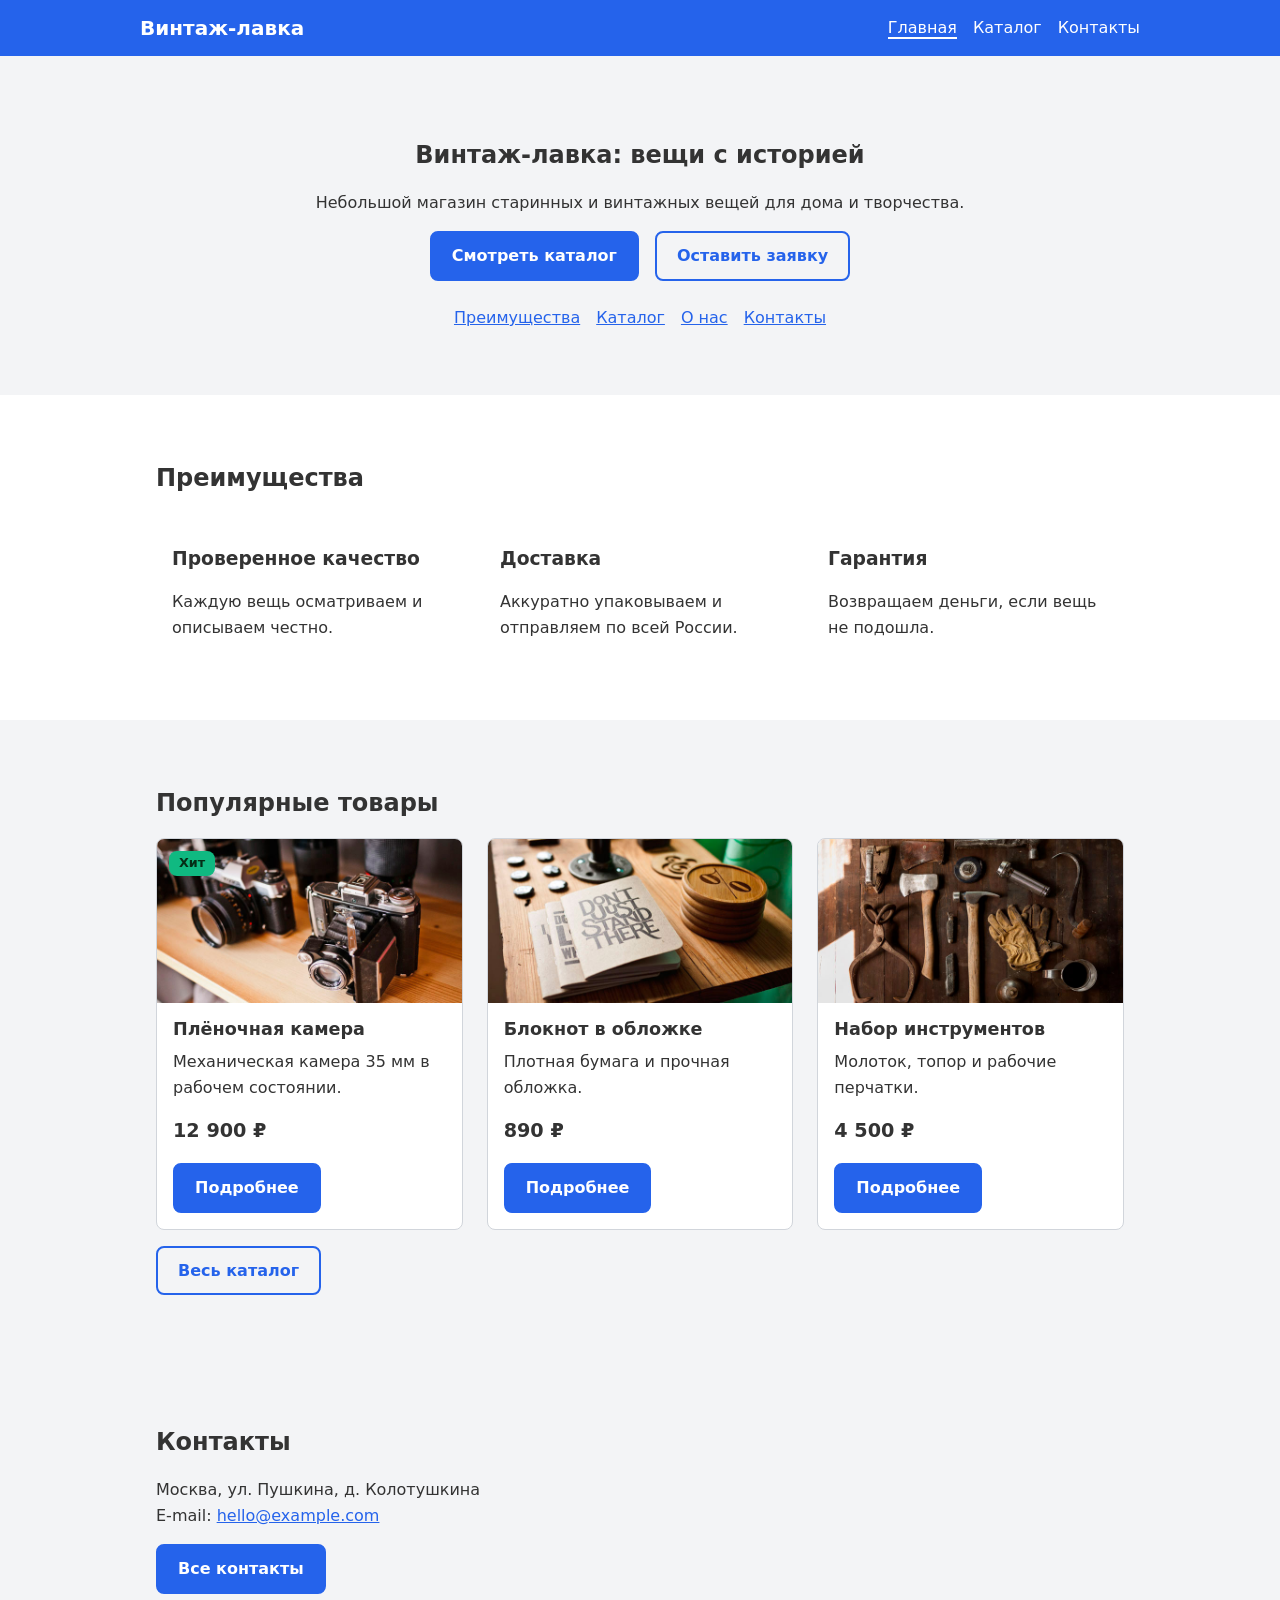
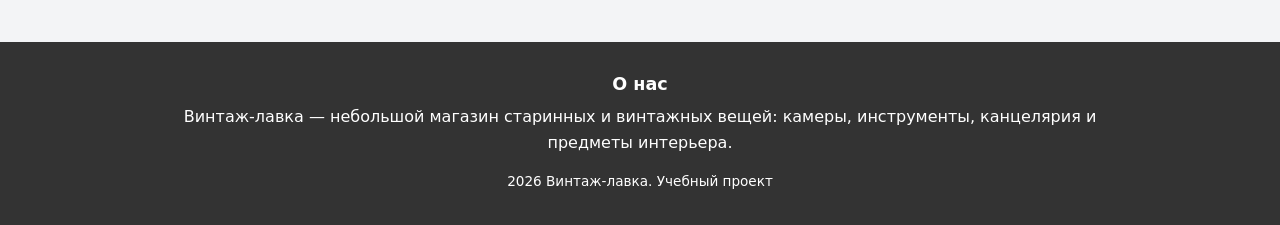
<file: index.html>
<!doctype html>
<html lang="ru">
  <head>
    <meta charset="UTF-8" />
    <meta name="viewport" content="width=device-width, initial-scale=1" />
    <title>Винтаж-лавка — магазин винтажных вещей</title>
    <meta
      name="description"
      content="Винтаж-лавка: магазин старинных вещей. Камеры, инструменты, канцелярия и предметы интерьера."
    />
    <link rel="stylesheet" href="css/style.css" />
  </head>
  <body>
    <header class="site-header">
      <div class="container site-header__inner">
        <a class="site-header__logo" href="index.html">Винтаж-лавка</a>
        <nav class="site-nav" aria-label="Основное меню">
          <ul class="site-nav__list">
            <li class="site-nav__item">
              <a
                class="site-nav__link site-nav__link--active"
                href="index.html"
                aria-current="page"
                >Главная</a
              >
            </li>
            <li class="site-nav__item">
              <a class="site-nav__link" href="catalog.html">Каталог</a>
            </li>
            <li class="site-nav__item">
              <a class="site-nav__link" href="contacts.html">Контакты</a>
            </li>
          </ul>
        </nav>
      </div>
    </header>

    <main>
      <section class="hero">
        <div class="container">
          <h1>Винтаж-лавка: вещи с историей</h1>
          <p>
            Небольшой магазин старинных и винтажных вещей для дома и творчества.
          </p>
          <div class="hero__actions">
            <a class="button" href="catalog.html">Смотреть каталог</a>
            <a class="button button--outline" href="order.html"
              >Оставить заявку</a
            >
          </div>
          <ul class="anchors">
            <li><a href="#advantages">Преимущества</a></li>
            <li><a href="#catalog">Каталог</a></li>
            <li><a href="#about">О нас</a></li>
            <li><a href="#contacts">Контакты</a></li>
          </ul>
        </div>
      </section>

      <section class="section" id="advantages">
        <div class="container">
          <h2>Преимущества</h2>
          <div class="advantages">
            <article class="advantages__item">
              <h3>Проверенное качество</h3>
              <p>Каждую вещь осматриваем и описываем честно.</p>
            </article>
            <article class="advantages__item">
              <h3>Доставка</h3>
              <p>Аккуратно упаковываем и отправляем по всей России.</p>
            </article>
            <article class="advantages__item">
              <h3>Гарантия</h3>
              <p>Возвращаем деньги, если вещь не подошла.</p>
            </article>
          </div>
        </div>
      </section>

      <section class="section section--alt" id="catalog">
        <div class="container">
          <h2>Популярные товары</h2>
          <div class="product-grid">
            <article class="product-card">
              <span class="product-card__badge">Хит</span>
              <img
                class="product-card__img"
                src="images/work-3.jpg"
                alt="Две плёночные камеры на деревянной полке"
                width="650"
                height="350"
              />
              <h3 class="product-card__title">Плёночная камера</h3>
              <p class="product-card__desc">
                Механическая камера 35 мм в рабочем состоянии.
              </p>
              <p class="product-card__price">12 900 ₽</p>
              <a class="button product-card__button" href="product.html"
                >Подробнее</a
              >
            </article>
            <article class="product-card">
              <img
                class="product-card__img"
                src="images/work-2.jpg"
                alt="Блокноты и деревянные подставки на столе"
                width="650"
                height="350"
              />
              <h3 class="product-card__title">Блокнот в обложке</h3>
              <p class="product-card__desc">
                Плотная бумага и прочная обложка.
              </p>
              <p class="product-card__price">890 ₽</p>
              <a
                class="button product-card__button"
                href="product-notebook.html"
                >Подробнее</a
              >
            </article>
            <article class="product-card">
              <img
                class="product-card__img"
                src="images/work-6.jpg"
                alt="Набор старых инструментов на тёмной доске"
                width="650"
                height="350"
              />
              <h3 class="product-card__title">Набор инструментов</h3>
              <p class="product-card__desc">
                Молоток, топор и рабочие перчатки.
              </p>
              <p class="product-card__price">4 500 ₽</p>
              <a class="button product-card__button" href="product-tools.html"
                >Подробнее</a
              >
            </article>
          </div>
          <p>
            <a class="button button--outline" href="catalog.html"
              >Весь каталог</a
            >
          </p>
        </div>
      </section>

      <section class="section section--alt" id="contacts">
        <div class="container">
          <h2>Контакты</h2>
          <p>
            Москва, ул. Пушкина, д. Колотушкина<br />E-mail:
            <a href="mailto:hello@example.com">hello@example.com</a>
          </p>
          <a class="button" href="contacts.html">Все контакты</a>
        </div>
      </section>
    </main>

    <footer class="site-footer">
      <div class="container">
        <section class="site-footer__about" id="about">
          <h2 class="site-footer__title">О нас</h2>
          <p class="site-footer__text">
            Винтаж-лавка — небольшой магазин старинных и винтажных вещей:
            камеры, инструменты, канцелярия и предметы интерьера.
          </p>
        </section>
        <p class="site-footer__copy">2026 Винтаж-лавка. Учебный проект</p>
      </div>
    </footer>
  </body>
</html>
</file>
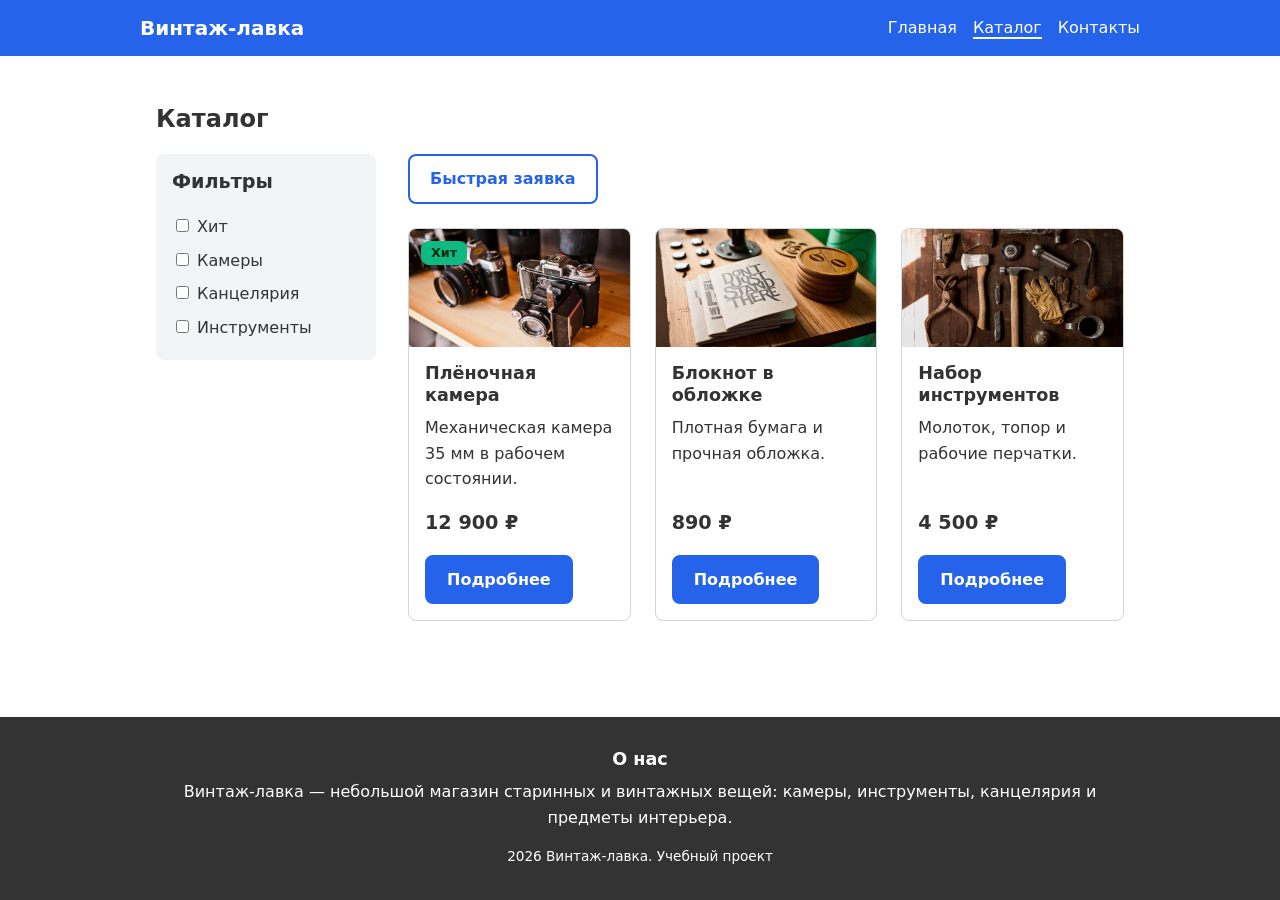
<file: catalog.html>
<!doctype html>
<html lang="ru">
  <head>
    <meta charset="UTF-8" />
    <meta name="viewport" content="width=device-width, initial-scale=1" />
    <title>Каталог — Винтаж-лавка</title>
    <meta
      name="description"
      content="Каталог Винтаж-лавки: камеры, блокноты, инструменты, линейки и другие винтажные вещи с ценами."
    />
    <link rel="stylesheet" href="css/style.css" />
  </head>
  <body>
    <header class="site-header">
      <div class="container site-header__inner">
        <a class="site-header__logo" href="index.html">Винтаж-лавка</a>
        <nav class="site-nav" aria-label="Основное меню">
          <ul class="site-nav__list">
            <li class="site-nav__item">
              <a class="site-nav__link" href="index.html">Главная</a>
            </li>
            <li class="site-nav__item">
              <a
                class="site-nav__link site-nav__link--active"
                href="catalog.html"
                aria-current="page"
                >Каталог</a
              >
            </li>
            <li class="site-nav__item">
              <a class="site-nav__link" href="contacts.html">Контакты</a>
            </li>
          </ul>
        </nav>
      </div>
    </header>

    <main>
      <section class="section">
        <div class="container">
          <h1>Каталог</h1>
          <div class="catalog">
            <aside class="filters" aria-labelledby="filters-title">
              <h2 id="filters-title">Фильтры</h2>
              <label class="filters__option" for="f-hit"
                ><input type="checkbox" id="f-hit" name="hit" /> Хит</label
              >
              <label class="filters__option" for="f-cameras"
                ><input type="checkbox" id="f-cameras" name="cameras" />
                Камеры</label
              >
              <label class="filters__option" for="f-paper"
                ><input type="checkbox" id="f-paper" name="paper" />
                Канцелярия</label
              >
              <label class="filters__option" for="f-tools"
                ><input type="checkbox" id="f-tools" name="tools" />
                Инструменты</label
              >
            </aside>

            <div>
              <p class="catalog__toolbar">
                <a class="button button--outline" href="#quick-order"
                  >Быстрая заявка</a
                >
              </p>
              <div class="product-grid">
                <article class="product-card">
                  <span class="product-card__badge">Хит</span>
                  <img
                    class="product-card__img"
                    src="images/work-3.jpg"
                    alt="Две плёночные камеры на деревянной полке"
                    width="650"
                    height="350"
                  />
                  <h3 class="product-card__title">Плёночная камера</h3>
                  <p class="product-card__desc">
                    Механическая камера 35 мм в рабочем состоянии.
                  </p>
                  <p class="product-card__price">12 900 ₽</p>
                  <a class="button product-card__button" href="product.html"
                    >Подробнее</a
                  >
                </article>
                <article class="product-card">
                  <img
                    class="product-card__img"
                    src="images/work-2.jpg"
                    alt="Блокноты и деревянные подставки на столе"
                    width="650"
                    height="350"
                  />
                  <h3 class="product-card__title">Блокнот в обложке</h3>
                  <p class="product-card__desc">
                    Плотная бумага и прочная обложка.
                  </p>
                  <p class="product-card__price">890 ₽</p>
                  <a
                    class="button product-card__button"
                    href="product-notebook.html"
                    >Подробнее</a
                  >
                </article>
                <article class="product-card">
                  <img
                    class="product-card__img"
                    src="images/work-6.jpg"
                    alt="Набор старых инструментов на тёмной доске"
                    width="650"
                    height="350"
                  />
                  <h3 class="product-card__title">Набор инструментов</h3>
                  <p class="product-card__desc">
                    Молоток, топор и рабочие перчатки.
                  </p>
                  <p class="product-card__price">4 500 ₽</p>
                  <a
                    class="button product-card__button"
                    href="product-tools.html"
                    >Подробнее</a
                  >
                </article>
              </div>
            </div>
          </div>
        </div>
      </section>

      <div
        class="modal"
        id="quick-order"
        role="dialog"
        aria-modal="true"
        aria-labelledby="modal-title"
      >
        <div class="modal__box">
          <a class="modal__close" href="#" aria-label="Закрыть">×</a>
          <h2 id="modal-title">Быстрая заявка</h2>
          <p>Оставьте заявку, и мы свяжемся с вами в течение рабочего дня.</p>
          <a class="button" href="order.html">Перейти к форме заявки</a>
        </div>
      </div>
    </main>

    <footer class="site-footer">
      <div class="container">
        <section class="site-footer__about" id="about">
          <h2 class="site-footer__title">О нас</h2>
          <p class="site-footer__text">
            Винтаж-лавка — небольшой магазин старинных и винтажных вещей:
            камеры, инструменты, канцелярия и предметы интерьера.
          </p>
        </section>
        <p class="site-footer__copy">2026 Винтаж-лавка. Учебный проект</p>
      </div>
    </footer>
  </body>
</html>
</file>
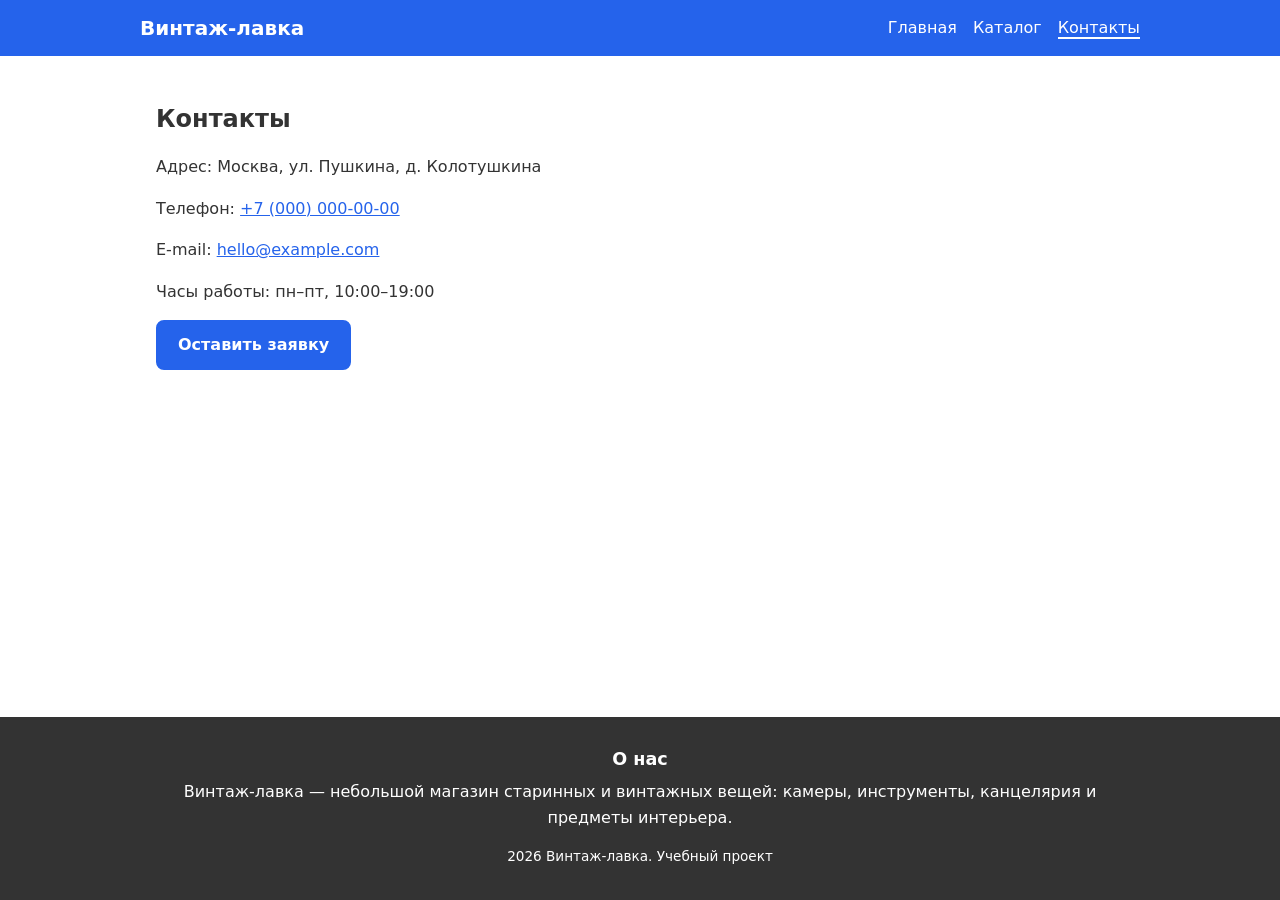
<file: contacts.html>
<!doctype html>
<html lang="ru">
  <head>
    <meta charset="UTF-8" />
    <meta name="viewport" content="width=device-width, initial-scale=1" />
    <title>Контакты — Винтаж-лавка</title>
    <meta
      name="description"
      content="Контакты Винтаж-лавки: адрес, телефон, e-mail и часы работы."
    />
    <link rel="stylesheet" href="css/style.css" />
  </head>
  <body>
    <header class="site-header">
      <div class="container site-header__inner">
        <a class="site-header__logo" href="index.html">Винтаж-лавка</a>
        <nav class="site-nav" aria-label="Основное меню">
          <ul class="site-nav__list">
            <li class="site-nav__item">
              <a class="site-nav__link" href="index.html">Главная</a>
            </li>
            <li class="site-nav__item">
              <a class="site-nav__link" href="catalog.html">Каталог</a>
            </li>
            <li class="site-nav__item">
              <a
                class="site-nav__link site-nav__link--active"
                href="contacts.html"
                aria-current="page"
                >Контакты</a
              >
            </li>
          </ul>
        </nav>
      </div>
    </header>

    <main>
      <section class="section">
        <div class="container">
          <h1>Контакты</h1>
          <p>Адрес: Москва, ул. Пушкина, д. Колотушкина</p>
          <p>Телефон: <a href="tel:+70000000000">+7 (000) 000-00-00</a></p>
          <p>
            E-mail: <a href="mailto:hello@example.com">hello@example.com</a>
          </p>
          <p>Часы работы: пн–пт, 10:00–19:00</p>
          <a class="button" href="order.html">Оставить заявку</a>
        </div>
      </section>
    </main>

    <footer class="site-footer">
      <div class="container">
        <section class="site-footer__about" id="about">
          <h2 class="site-footer__title">О нас</h2>
          <p class="site-footer__text">
            Винтаж-лавка — небольшой магазин старинных и винтажных вещей:
            камеры, инструменты, канцелярия и предметы интерьера.
          </p>
        </section>
        <p class="site-footer__copy">2026 Винтаж-лавка. Учебный проект</p>
      </div>
    </footer>
  </body>
</html>
</file>
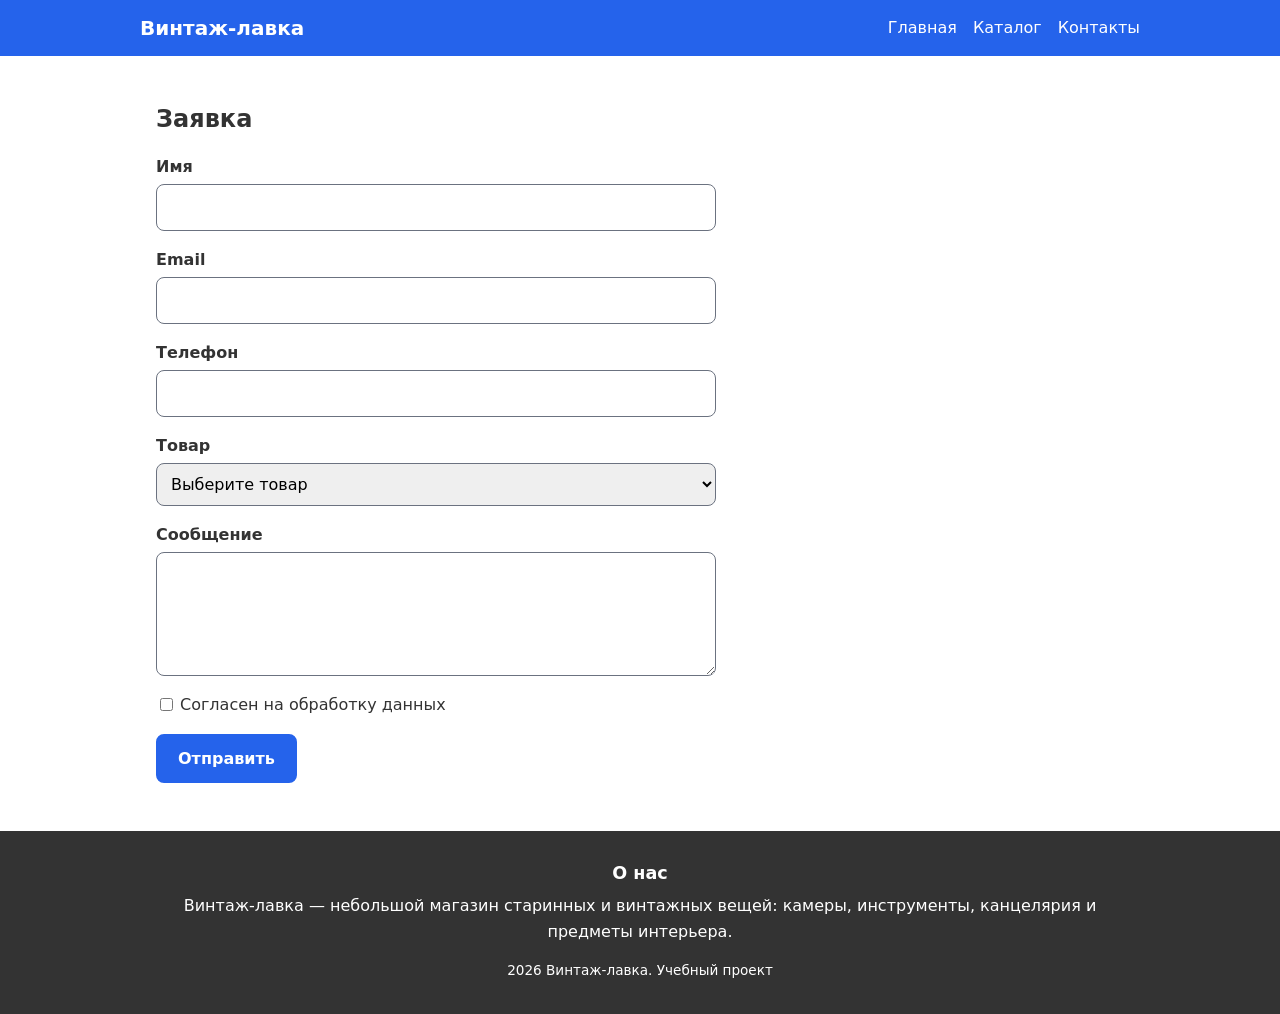
<file: order.html>
<!doctype html>
<html lang="ru">
  <head>
    <meta charset="UTF-8" />
    <meta name="viewport" content="width=device-width, initial-scale=1" />
    <title>Заявка — Винтаж-лавка</title>
    <meta
      name="description"
      content="Форма заявки Винтаж-лавки: укажите имя, e-mail, телефон, товар и сообщение."
    />
    <link rel="stylesheet" href="css/style.css" />
  </head>
  <body>
    <header class="site-header">
      <div class="container site-header__inner">
        <a class="site-header__logo" href="index.html">Винтаж-лавка</a>
        <nav class="site-nav" aria-label="Основное меню">
          <ul class="site-nav__list">
            <li class="site-nav__item">
              <a class="site-nav__link" href="index.html">Главная</a>
            </li>
            <li class="site-nav__item">
              <a class="site-nav__link" href="catalog.html">Каталог</a>
            </li>
            <li class="site-nav__item">
              <a class="site-nav__link" href="contacts.html">Контакты</a>
            </li>
          </ul>
        </nav>
      </div>
    </header>

    <main>
      <section class="section">
        <div class="container">
          <h1>Заявка</h1>
          <form class="order-form" action="order.html" method="get">
            <div class="order-form__field">
              <label class="order-form__label" for="name">Имя</label>
              <input
                class="order-form__input"
                id="name"
                name="name"
                type="text"
                autocomplete="name"
                required
              />
            </div>
            <div class="order-form__field">
              <label class="order-form__label" for="email">Email</label>
              <input
                class="order-form__input"
                id="email"
                name="email"
                type="email"
                autocomplete="email"
                required
              />
            </div>
            <div class="order-form__field">
              <label class="order-form__label" for="phone">Телефон</label>
              <input
                class="order-form__input"
                id="phone"
                name="phone"
                type="tel"
                autocomplete="tel"
                required
              />
            </div>
            <div class="order-form__field">
              <label class="order-form__label" for="product">Товар</label>
              <select
                class="order-form__input"
                id="product"
                name="product"
                required
              >
                <option value="">Выберите товар</option>
                <option value="1">Плёночная камера</option>
                <option value="2">Блокнот в обложке</option>
                <option value="3">Набор инструментов</option>
              </select>
            </div>
            <div class="order-form__field">
              <label class="order-form__label" for="message">Сообщение</label>
              <textarea
                class="order-form__input"
                id="message"
                name="message"
                rows="4"
              ></textarea>
            </div>
            <div class="order-form__field order-form__field--check">
              <input id="agree" name="agree" type="checkbox" required />
              <label for="agree">Согласен на обработку данных</label>
            </div>
            <div class="order-form__actions">
              <button class="button" type="submit">Отправить</button>
            </div>
          </form>
        </div>
      </section>
    </main>

    <footer class="site-footer">
      <div class="container">
        <section class="site-footer__about" id="about">
          <h2 class="site-footer__title">О нас</h2>
          <p class="site-footer__text">
            Винтаж-лавка — небольшой магазин старинных и винтажных вещей:
            камеры, инструменты, канцелярия и предметы интерьера.
          </p>
        </section>
        <p class="site-footer__copy">2026 Винтаж-лавка. Учебный проект</p>
      </div>
    </footer>
  </body>
</html>
</file>
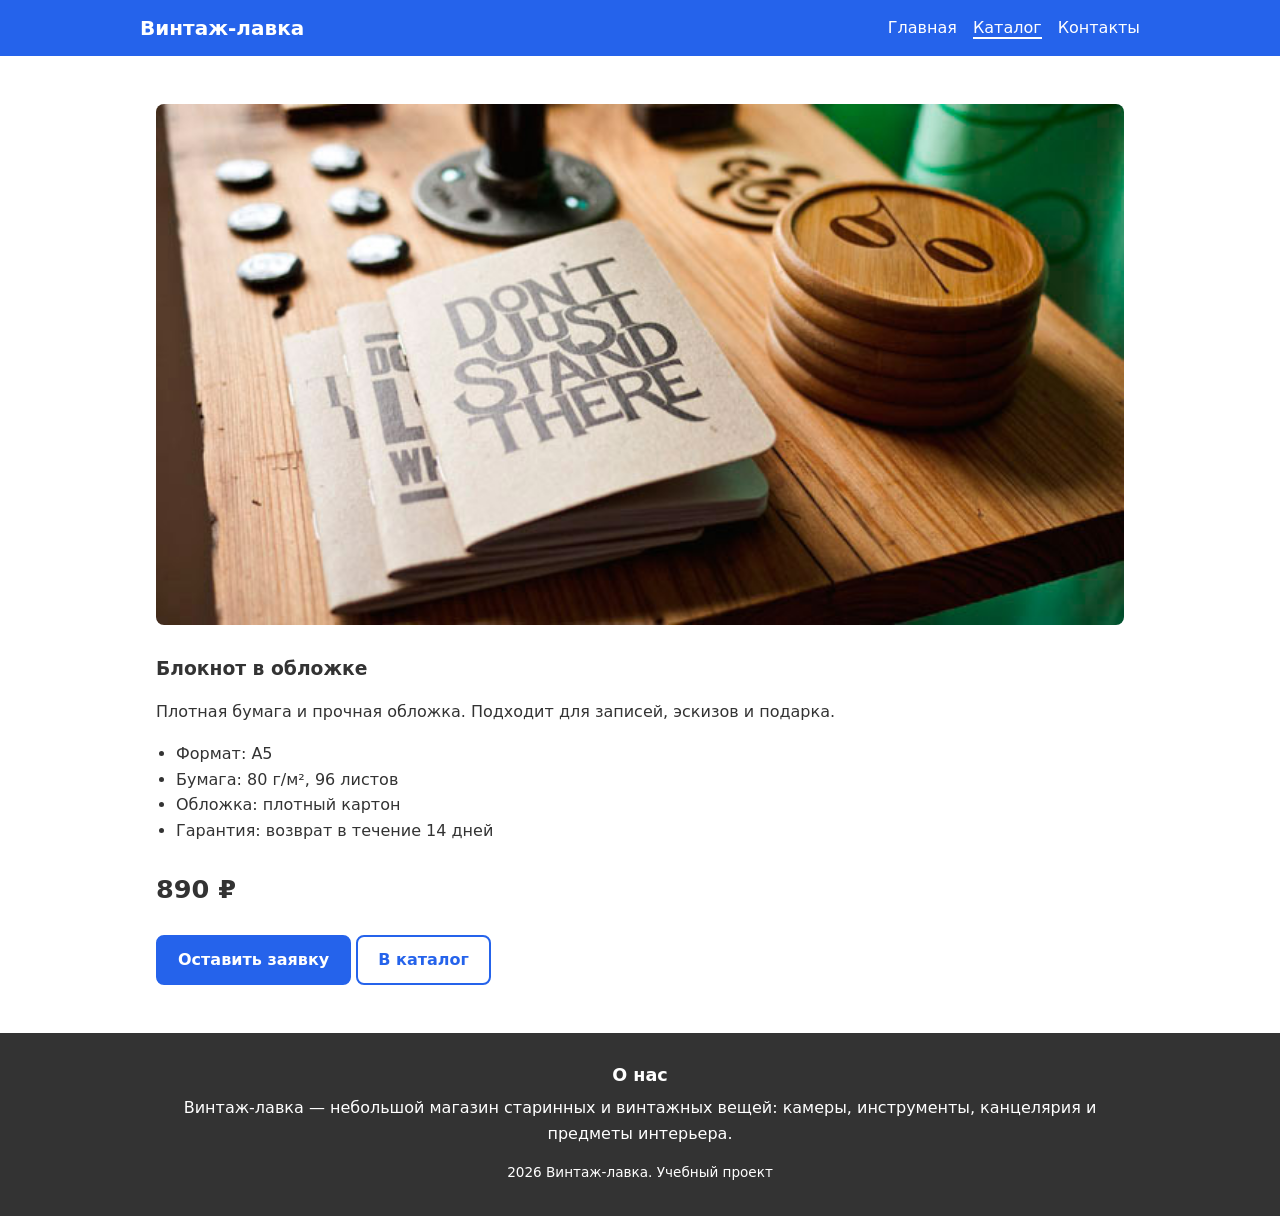
<file: product-notebook.html>
<!doctype html>
<html lang="ru">
  <head>
    <meta charset="UTF-8" />
    <meta name="viewport" content="width=device-width, initial-scale=1" />
    <title>Блокнот в обложке — Винтаж-лавка</title>
    <meta
      name="description"
      content="Блокнот в обложке: описание, характеристики и цена. Оставьте заявку на сайте Винтаж-лавки."
    />
    <link rel="stylesheet" href="css/style.css" />
  </head>
  <body>
    <header class="site-header">
      <div class="container site-header__inner">
        <a class="site-header__logo" href="index.html">Винтаж-лавка</a>
        <nav class="site-nav" aria-label="Основное меню">
          <ul class="site-nav__list">
            <li class="site-nav__item">
              <a class="site-nav__link" href="index.html">Главная</a>
            </li>
            <li class="site-nav__item">
              <a
                class="site-nav__link site-nav__link--active"
                href="catalog.html"
                aria-current="page"
                >Каталог</a
              >
            </li>
            <li class="site-nav__item">
              <a class="site-nav__link" href="contacts.html">Контакты</a>
            </li>
          </ul>
        </nav>
      </div>
    </header>

    <main>
      <section class="section">
        <div class="container">
          <article class="product">
            <img
              class="product__img"
              src="images/work-2.jpg"
              alt="Блокноты и деревянные подставки на столе"
              width="650"
              height="350"
            />
            <div class="product__info">
              <h1>Блокнот в обложке</h1>
              <p>
                Плотная бумага и прочная обложка. Подходит для записей, эскизов
                и подарка.
              </p>
              <ul class="product__features">
                <li>Формат: А5</li>
                <li>Бумага: 80 г/м², 96 листов</li>
                <li>Обложка: плотный картон</li>
                <li>Гарантия: возврат в течение 14 дней</li>
              </ul>
              <p class="product__price">890 ₽</p>
              <a class="button" href="order.html">Оставить заявку</a>
              <a class="button button--outline" href="catalog.html"
                >В каталог</a
              >
            </div>
          </article>
        </div>
      </section>
    </main>

    <footer class="site-footer">
      <div class="container">
        <section class="site-footer__about" id="about">
          <h2 class="site-footer__title">О нас</h2>
          <p class="site-footer__text">
            Винтаж-лавка — небольшой магазин старинных и винтажных вещей:
            камеры, инструменты, канцелярия и предметы интерьера.
          </p>
        </section>
        <p class="site-footer__copy">2026 Винтаж-лавка. Учебный проект</p>
      </div>
    </footer>
  </body>
</html>
</file>
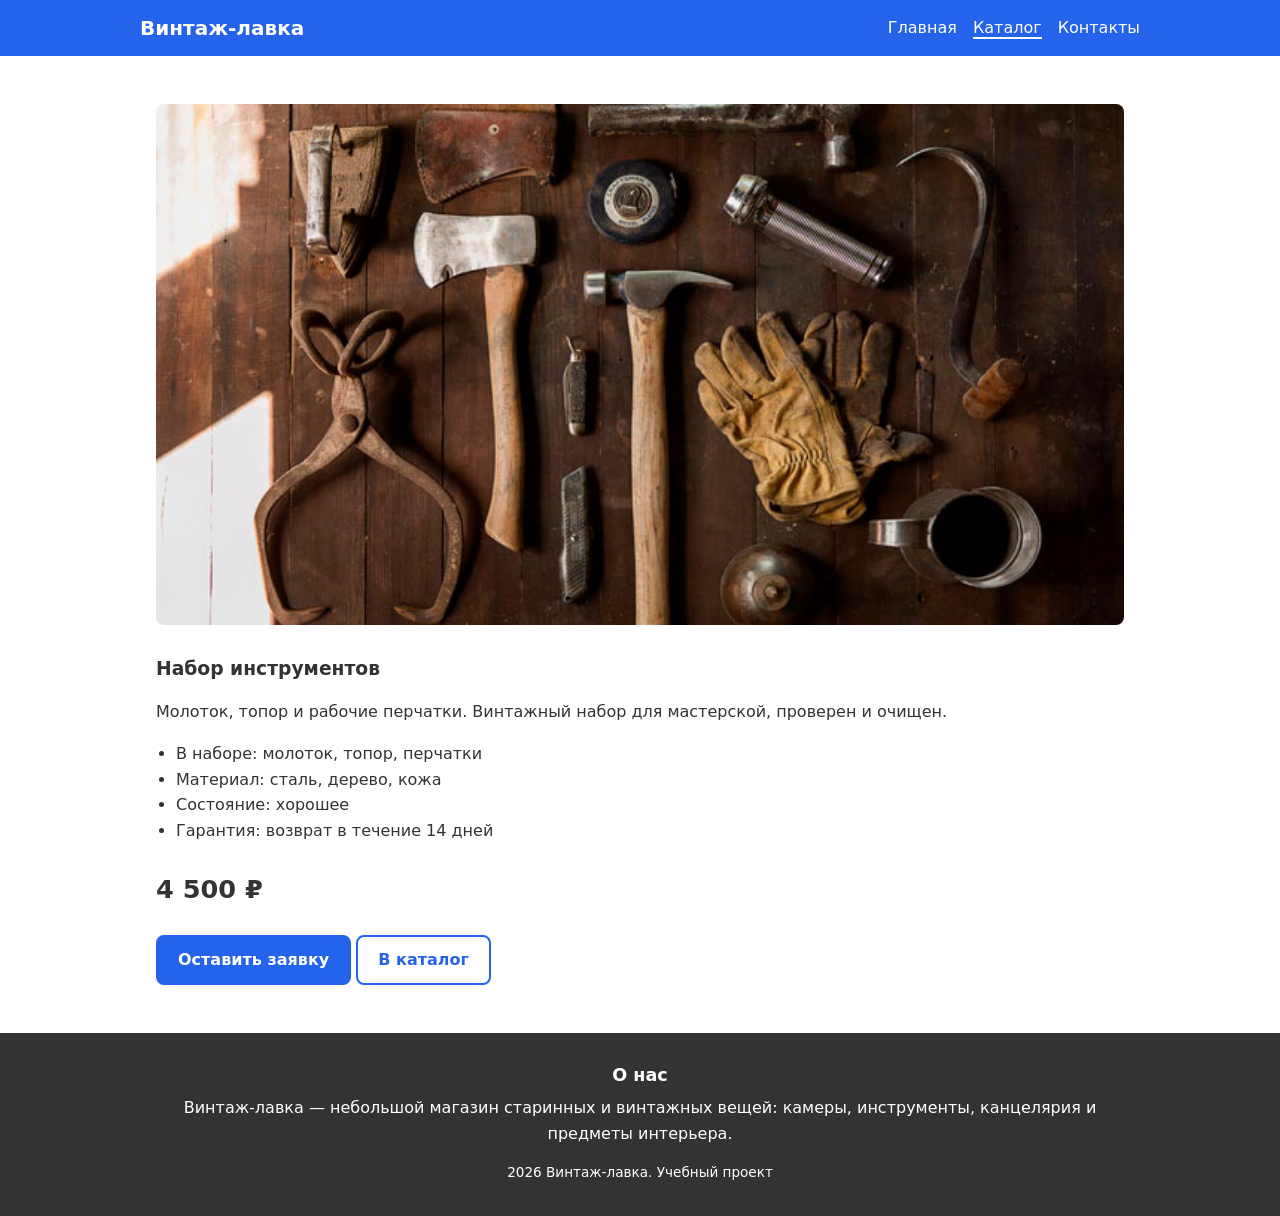
<file: product-tools.html>
<!doctype html>
<html lang="ru">
  <head>
    <meta charset="UTF-8" />
    <meta name="viewport" content="width=device-width, initial-scale=1" />
    <title>Набор инструментов — Винтаж-лавка</title>
    <meta
      name="description"
      content="Набор инструментов: описание, характеристики и цена. Оставьте заявку на сайте Винтаж-лавки."
    />
    <link rel="stylesheet" href="css/style.css" />
  </head>
  <body>
    <header class="site-header">
      <div class="container site-header__inner">
        <a class="site-header__logo" href="index.html">Винтаж-лавка</a>
        <nav class="site-nav" aria-label="Основное меню">
          <ul class="site-nav__list">
            <li class="site-nav__item">
              <a class="site-nav__link" href="index.html">Главная</a>
            </li>
            <li class="site-nav__item">
              <a
                class="site-nav__link site-nav__link--active"
                href="catalog.html"
                aria-current="page"
                >Каталог</a
              >
            </li>
            <li class="site-nav__item">
              <a class="site-nav__link" href="contacts.html">Контакты</a>
            </li>
          </ul>
        </nav>
      </div>
    </header>

    <main>
      <section class="section">
        <div class="container">
          <article class="product">
            <img
              class="product__img"
              src="images/work-6.jpg"
              alt="Набор старых инструментов на тёмной доске"
              width="650"
              height="350"
            />
            <div class="product__info">
              <h1>Набор инструментов</h1>
              <p>
                Молоток, топор и рабочие перчатки. Винтажный набор для
                мастерской, проверен и очищен.
              </p>
              <ul class="product__features">
                <li>В наборе: молоток, топор, перчатки</li>
                <li>Материал: сталь, дерево, кожа</li>
                <li>Состояние: хорошее</li>
                <li>Гарантия: возврат в течение 14 дней</li>
              </ul>
              <p class="product__price">4 500 ₽</p>
              <a class="button" href="order.html">Оставить заявку</a>
              <a class="button button--outline" href="catalog.html"
                >В каталог</a
              >
            </div>
          </article>
        </div>
      </section>
    </main>

    <footer class="site-footer">
      <div class="container">
        <section class="site-footer__about" id="about">
          <h2 class="site-footer__title">О нас</h2>
          <p class="site-footer__text">
            Винтаж-лавка — небольшой магазин старинных и винтажных вещей:
            камеры, инструменты, канцелярия и предметы интерьера.
          </p>
        </section>
        <p class="site-footer__copy">2026 Винтаж-лавка. Учебный проект</p>
      </div>
    </footer>
  </body>
</html>
</file>
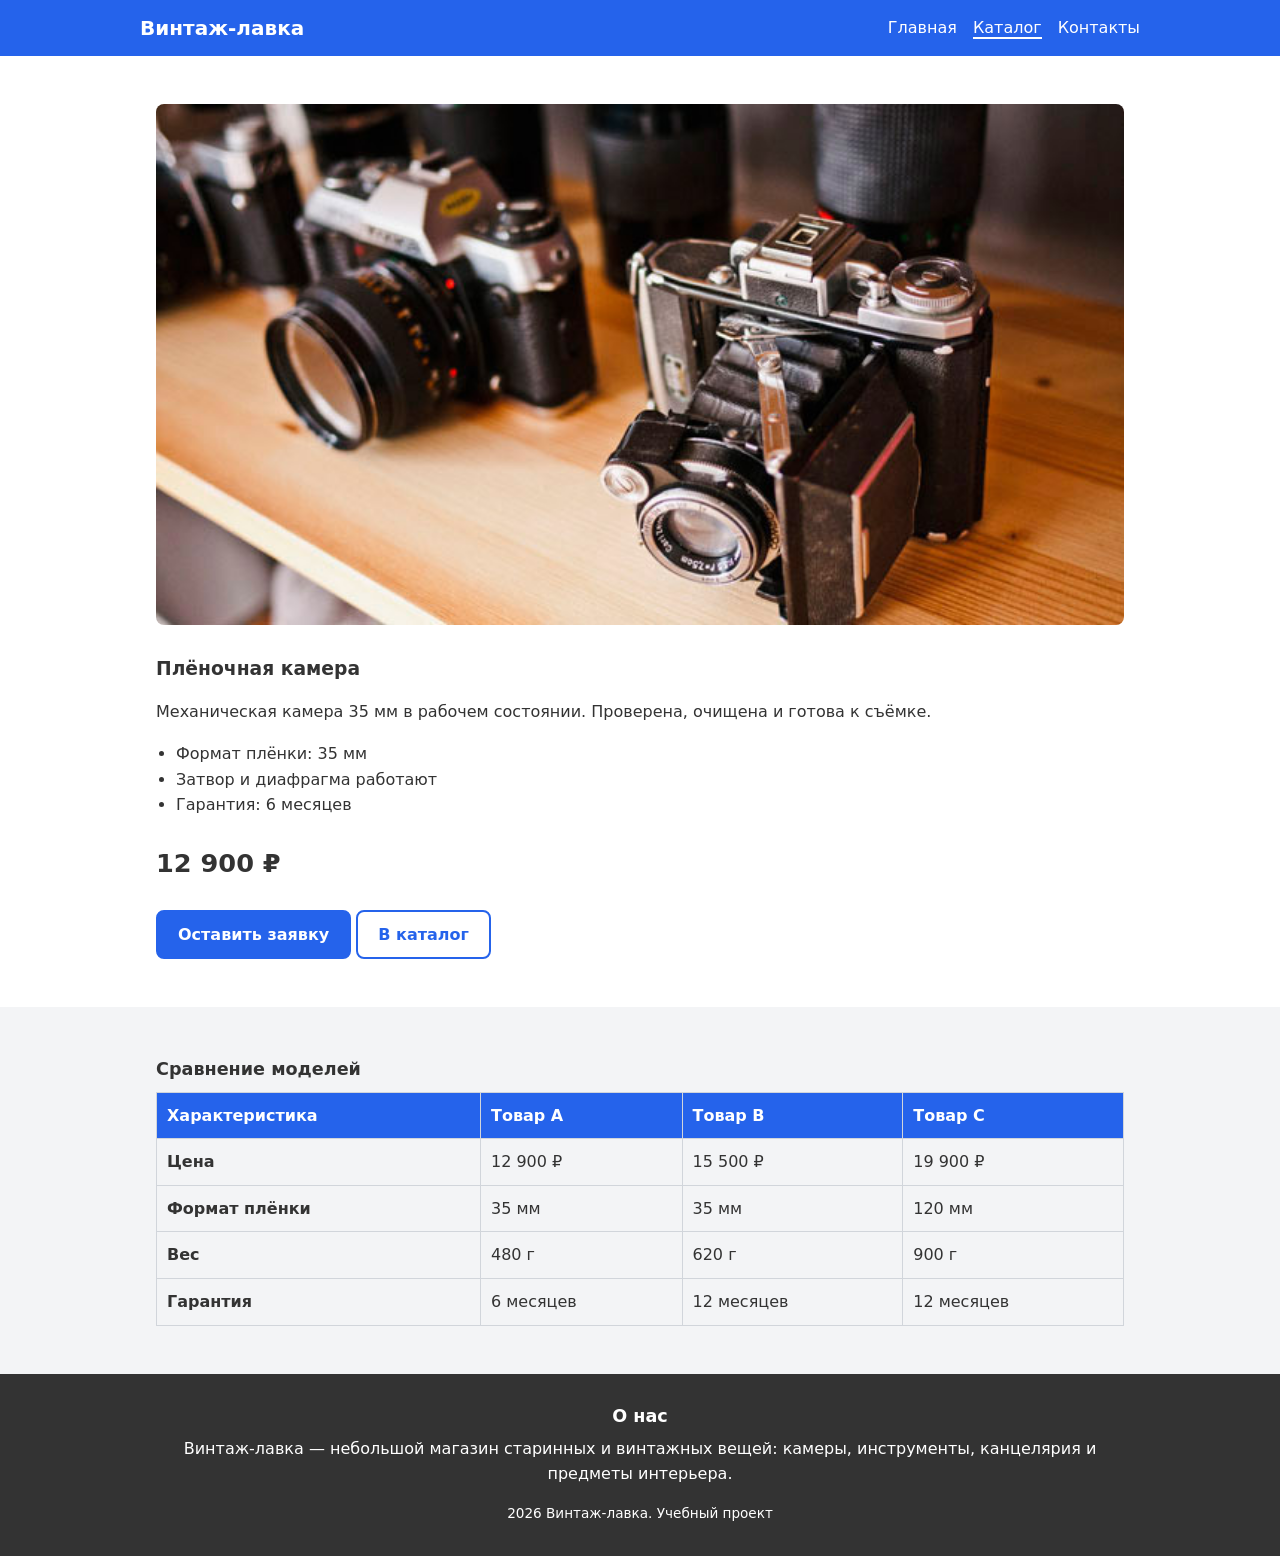
<file: product.html>
<!doctype html>
<html lang="ru">
  <head>
    <meta charset="UTF-8" />
    <meta name="viewport" content="width=device-width, initial-scale=1" />
    <title>Плёночная камера — Винтаж-лавка</title>
    <meta
      name="description"
      content="Плёночная камера 35 мм: описание, цена и сравнение характеристик трёх моделей."
    />
    <link rel="stylesheet" href="css/style.css" />
  </head>
  <body>
    <header class="site-header">
      <div class="container site-header__inner">
        <a class="site-header__logo" href="index.html">Винтаж-лавка</a>
        <nav class="site-nav" aria-label="Основное меню">
          <ul class="site-nav__list">
            <li class="site-nav__item">
              <a class="site-nav__link" href="index.html">Главная</a>
            </li>
            <li class="site-nav__item">
              <a
                class="site-nav__link site-nav__link--active"
                href="catalog.html"
                aria-current="page"
                >Каталог</a
              >
            </li>
            <li class="site-nav__item">
              <a class="site-nav__link" href="contacts.html">Контакты</a>
            </li>
          </ul>
        </nav>
      </div>
    </header>

    <main>
      <section class="section">
        <div class="container">
          <article class="product">
            <img
              class="product__img"
              src="images/work-3.jpg"
              alt="Две плёночные камеры на деревянной полке"
              width="650"
              height="350"
            />
            <div class="product__info">
              <h1>Плёночная камера</h1>
              <p>
                Механическая камера 35 мм в рабочем состоянии. Проверена,
                очищена и готова к съёмке.
              </p>
              <ul class="product__features">
                <li>Формат плёнки: 35 мм</li>
                <li>Затвор и диафрагма работают</li>
                <li>Гарантия: 6 месяцев</li>
              </ul>
              <p class="product__price">12 900 ₽</p>
              <a class="button" href="order.html">Оставить заявку</a>
              <a class="button button--outline" href="catalog.html"
                >В каталог</a
              >
            </div>
          </article>
        </div>
      </section>

      <section class="section section--alt">
        <div class="container">
          <div class="compare-wrap">
            <table class="compare">
              <caption class="compare__caption">
                Сравнение моделей
              </caption>
              <thead>
                <tr>
                  <th class="compare__cell compare__cell--head" scope="col">
                    Характеристика
                  </th>
                  <th class="compare__cell compare__cell--head" scope="col">
                    Товар А
                  </th>
                  <th class="compare__cell compare__cell--head" scope="col">
                    Товар В
                  </th>
                  <th class="compare__cell compare__cell--head" scope="col">
                    Товар С
                  </th>
                </tr>
              </thead>
              <tbody>
                <tr>
                  <th class="compare__cell" scope="row">Цена</th>
                  <td class="compare__cell">12 900 ₽</td>
                  <td class="compare__cell">15 500 ₽</td>
                  <td class="compare__cell">19 900 ₽</td>
                </tr>
                <tr>
                  <th class="compare__cell" scope="row">Формат плёнки</th>
                  <td class="compare__cell">35 мм</td>
                  <td class="compare__cell">35 мм</td>
                  <td class="compare__cell">120 мм</td>
                </tr>
                <tr>
                  <th class="compare__cell" scope="row">Вес</th>
                  <td class="compare__cell">480 г</td>
                  <td class="compare__cell">620 г</td>
                  <td class="compare__cell">900 г</td>
                </tr>
                <tr>
                  <th class="compare__cell" scope="row">Гарантия</th>
                  <td class="compare__cell">6 месяцев</td>
                  <td class="compare__cell">12 месяцев</td>
                  <td class="compare__cell">12 месяцев</td>
                </tr>
              </tbody>
            </table>
          </div>
        </div>
      </section>
    </main>

    <footer class="site-footer">
      <div class="container">
        <section class="site-footer__about" id="about">
          <h2 class="site-footer__title">О нас</h2>
          <p class="site-footer__text">
            Винтаж-лавка — небольшой магазин старинных и винтажных вещей:
            камеры, инструменты, канцелярия и предметы интерьера.
          </p>
        </section>
        <p class="site-footer__copy">2026 Винтаж-лавка. Учебный проект</p>
      </div>
    </footer>
  </body>
</html>
</file>
<file: css/style.css>
/* cтили глобальные */
:root {
  --primary: #2563eb;
  --primary-dark: #1d4ed8;
  --accent: #10b981;
  --text: #333333;
  --bg: #ffffff;
  --bg-alt: #f3f4f6;
  --border: #d1d5db;
  --space: 16px;
  --radius: 8px;
}

/* Базовые стили */
* {
  box-sizing: border-box;
}

html {
  scroll-padding-top: 70px;
} /* шапка не перекрывает заголовок при переходе по якорю */

body {
  display: flex;
  flex-direction: column;
  min-height: 100vh;
  margin: 0;
  font-family: system-ui, Arial, sans-serif;
  line-height: 1.6;
  color: var(--text);
  background: var(--bg);
}

img {
  display: block;
  max-width: 100%;
  height: auto;
}
a {
  color: var(--primary);
}
h1,
h2,
h3 {
  line-height: 1.25;
}

.container {
  max-width: 1000px;
  margin: 0 auto;
  padding: 0 var(--space);
}
main {
  flex: 1 0 auto;
}
.section {
  padding: 48px 0;
}
.section h1 {
  margin-top: 0;
}
.section--alt {
  background: var(--bg-alt);
}

/* Шапка и навигация */
.site-header {
  position: sticky;
  top: 0;
  z-index: 10;
  background: var(--primary);
  color: #fff;
}

.site-header__inner {
  display: flex;
  flex-wrap: wrap;
  align-items: center;
  justify-content: space-between;
  gap: var(--space);
  padding: 12px 0;
}

.site-header__logo {
  font-size: 1.25rem;
  font-weight: 700;
  color: #fff;
  text-decoration: none;
}

.site-nav__list {
  display: flex;
  flex-wrap: wrap;
  gap: var(--space);
  margin: 0;
  padding: 0;
  list-style: none;
}

.site-nav__link {
  color: #fff;
  text-decoration: none;
  border-bottom: 2px solid transparent;
}

.site-nav__link:hover,
.site-nav__link--active {
  border-bottom-color: #fff;
}

/* Кнопки */
.button {
  display: inline-block;
  padding: 10px 20px;
  font: inherit;
  font-weight: 600;
  color: #fff;
  text-decoration: none;
  background: var(--primary);
  border: 2px solid var(--primary);
  border-radius: var(--radius);
  cursor: pointer;
}

.button:hover {
  background: var(--primary-dark);
  border-color: var(--primary-dark);
}
.button--outline {
  color: var(--primary);
  background: transparent;
}
.button--outline:hover {
  color: #fff;
}

button:disabled,
.button--disabled {
  opacity: 0.6;
  cursor: not-allowed;
}

button:disabled:hover {
  background: var(--primary);
  border-color: var(--primary);
}

/* Главная: hero, якоря, преимущества */
.hero {
  padding: 64px 0;
  text-align: center;
  background: var(--bg-alt);
}

.hero__actions,
.anchors {
  display: flex;
  flex-wrap: wrap;
  justify-content: center;
  gap: var(--space);
  margin: 0;
  padding: 0;
  list-style: none;
}

.anchors {
  margin-top: 24px;
}

.advantages {
  display: flex;
  flex-wrap: wrap;
  gap: var(--space);
}
.advantages__item {
  flex: 1 1 220px;
  padding: var(--space);
  background: #fff;
  border-radius: var(--radius);
}

/* Карточки товаров */
.product-grid {
  display: grid;
  grid-template-columns: repeat(auto-fit, minmax(200px, 1fr));
  gap: 24px;
}

.product-card {
  position: relative;
  display: flex;
  flex-direction: column;
  overflow: hidden;
  background: #fff;
  border: 1px solid var(--border);
  border-radius: var(--radius);
}

.product-card__badge {
  position: absolute;
  top: 12px;
  left: 12px;
  z-index: 1;
  padding: 2px 10px;
  font-size: 0.8rem;
  font-weight: 700;
  color: #052e16;
  background: var(--accent);
  border-radius: var(--radius);
}

.product-card__img {
  width: 100%;
  aspect-ratio: 13 / 7;
  object-fit: cover;
}
.product-card__title {
  margin: 0;
  padding: var(--space) var(--space) 0;
  font-size: 1.1rem;
}
.product-card__desc {
  flex: 1;
  margin: 0;
  padding: 8px var(--space) var(--space);
}
.product-card__price {
  margin: 0;
  padding: 0 var(--space);
  font-size: 1.2rem;
  font-weight: 700;
}
.product-card__button {
  align-self: flex-start;
  margin: var(--space);
}

/* Каталог: сайдбар и карточки */
.catalog {
  display: grid;
  grid-template-columns: 220px 1fr;
  gap: 32px;
  align-items: start;
}
.filters {
  padding: var(--space);
  background: var(--bg-alt);
  border-radius: var(--radius);
}
.filters h2 {
  margin: 0 0 var(--space);
  font-size: 1.2rem;
}
.filters p {
  margin-bottom: 0;
}
.filters__option {
  display: block;
  padding: 4px 0;
}
.catalog__toolbar {
  margin: 0 0 24px;
}

/* Форма */
.order-form {
  display: grid;
  gap: var(--space);
  max-width: 560px;
}
.order-form__field {
  display: flex;
  flex-direction: column;
  gap: 4px;
}
.order-form__field--check {
  flex-direction: row;
  align-items: center;
}
.order-form__label {
  font-weight: 600;
}
.order-form__input {
  padding: 10px;
  font: inherit;
  border: 1px solid #6b7280;
  border-radius: var(--radius);
}
.order-form__input:hover {
  border-color: var(--primary);
}
.order-form__actions {
  display: flex;
  gap: var(--space);
}

/* Страница товара */
.product {
  display: flex;
  flex-wrap: wrap;
  gap: 32px;
}
.product__img {
  flex: 1 1 320px;
  border-radius: var(--radius);
}
.product__info {
  flex: 1 1 320px;
}
.product__features {
  padding-left: 20px;
}
.product__price {
  font-size: 1.6rem;
  font-weight: 700;
}

/* Таблица */
.compare-wrap {
  overflow-x: auto;
}
.compare {
  width: 100%;
  min-width: 480px;
  border-collapse: collapse;
}
.compare__caption {
  padding-bottom: 8px;
  font-size: 1.1rem;
  font-weight: 700;
  text-align: left;
}
.compare__cell {
  padding: 10px;
  text-align: left;
  border: 1px solid var(--border);
}
.compare__cell--head {
  color: #fff;
  background: var(--primary);
}

/* Модалка */
.modal {
  display: none;
  position: fixed;
  inset: 0;
  z-index: 100;
  align-items: center;
  justify-content: center;
  padding: var(--space);
  background: rgba(0, 0, 0, 0.6);
}

.modal:target {
  display: flex;
}
.modal__box {
  position: relative;
  max-width: 420px;
  padding: 32px 24px 24px;
  background: #fff;
  border-radius: var(--radius);
}
.modal__close {
  position: absolute;
  top: 4px;
  right: 12px;
  font-size: 1.8rem;
  text-decoration: none;
}

/* footer */
.site-footer {
  padding: 32px 0;
  text-align: center;
  color: #fff;
  background: var(--text);
}
.site-footer__title {
  margin: 0 0 8px;
  font-size: 1.1rem;
}
.site-footer__text {
  margin: 0;
}
.site-footer__copy {
  margin: 16px 0 0;
  font-size: 0.85rem;
}

@media (max-width: 700px) {
  .catalog {
    grid-template-columns: 1fr;
  }
}
</file>
